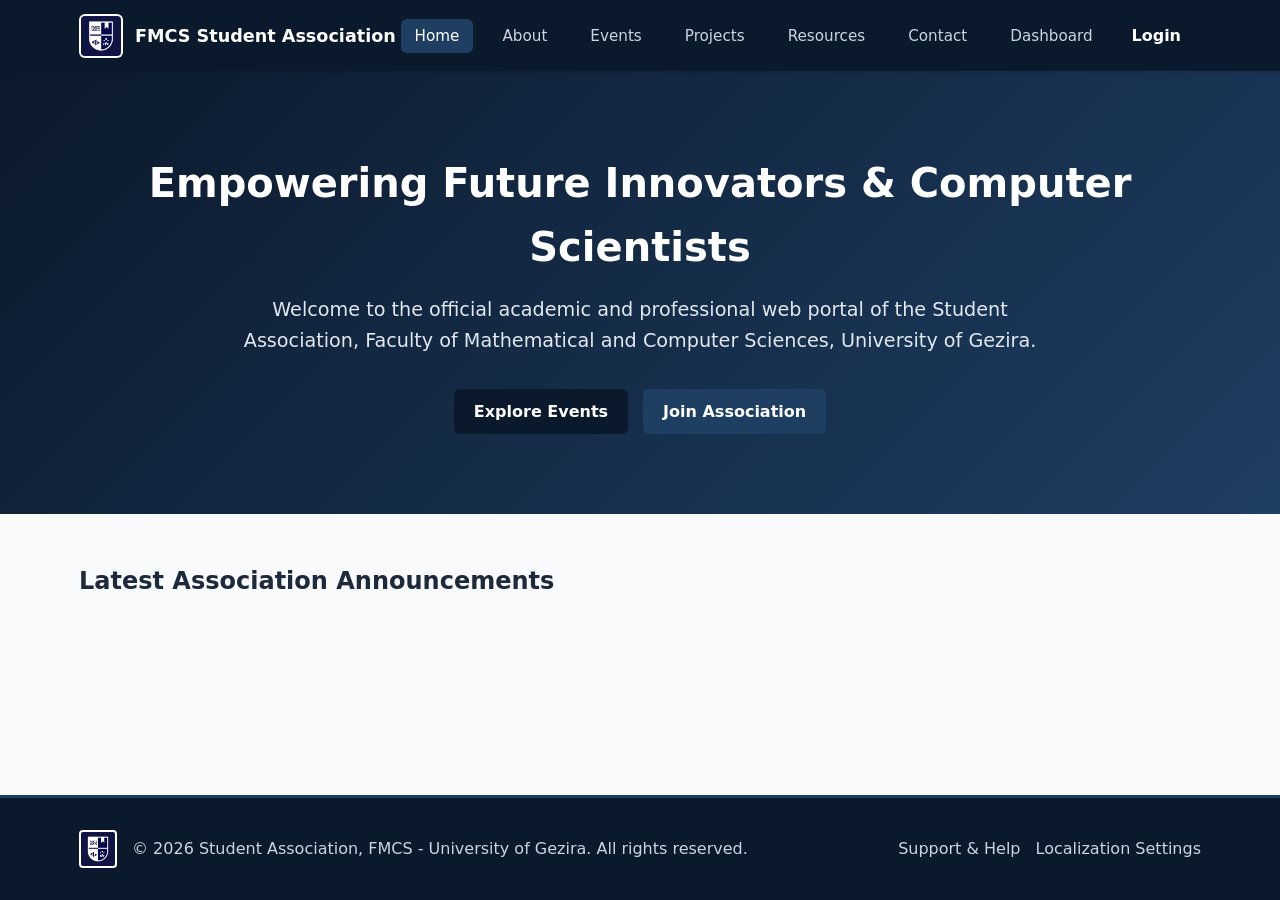
<file: index.html>
<!DOCTYPE html>
<html lang="en" dir="ltr" data-theme="light">

<head>
  <meta charset="UTF-8">
  <meta name="viewport" content="width=device-width, initial-scale=1.0">
  <title>FMCS Student Association - University of Gezira</title>
  <link rel="stylesheet" href="assets/css/style.css">
  <link rel="icon" type="image/png" href="assets/img/fmcs-logo.png">
</head>

<body>
  <header class="site-header">
    <div class="container header-container">
      <a href="index.html" class="logo-brand" aria-label="FMCS Home">
        <img src="assets/img/fmcs-logo.png" alt="FMCS Logo - University of Gezira" class="logo-img">
        <span class="brand-title">FMCS Student Association</span>
      </a>
      <nav class="main-nav" role="navigation" aria-label="Main Navigation">
        <ul>
          <li><a href="index.html" class="active">Home</a></li>
          <li><a href="about.html">About</a></li>
          <li><a href="events.html">Events</a></li>
          <li><a href="projects.html">Projects</a></li>
          <li><a href="resources.html">Resources</a></li>
          <li><a href="contact.html">Contact</a></li>
          <li><a href="dashboard.html">Dashboard</a></li>
        </ul>
      </nav>
      <div class="header-actions">
        <!-- <button id="langToggleBtn" class="btn-secondary" aria-label="Switch Language">العربية / EN</button> -->
        <a href="login.html" class="btn-primary">Login</a>
      </div>
    </div>
  </header>

  <main id="main-content">
    <section class="hero-section">
      <div class="container hero-content">
        <h1>Empowering Future Innovators & Computer Scientists</h1>
        <p>Welcome to the official academic and professional web portal of the Student Association, Faculty of
          Mathematical and Computer Sciences, University of Gezira.</p>
        <div class="hero-cta">
          <a href="events.html" class="btn-primary">Explore Events</a>
          <a href="register.html" class="btn-secondary">Join Association</a>
        </div>
      </div>
    </section>

    <section class="announcements-section container">
      <h2>Latest Association Announcements</h2>
      <div class="announcements-grid" id="announcementsGrid">

      </div>
    </section>
  </main>

  <footer class="site-footer">
    <div class="container footer-container">
      <div class="footer-info">
        <img src="assets/img/fmcs-logo.png" alt="FMCS Logo" class="footer-logo">
        <p>&copy; 2026 Student Association, FMCS - University of Gezira. All rights reserved.</p>
      </div>
      <ul class="footer-links" role="navigation" aria-label="Footer Navigation">
        <li><a href="contact.html">Support & Help</a></li>
        <li><a href="settings.html">Localization Settings</a></li>
      </ul>
    </div>
  </footer>

  <script src="assets/js/main.js"></script>
</body>

</html>
</file>
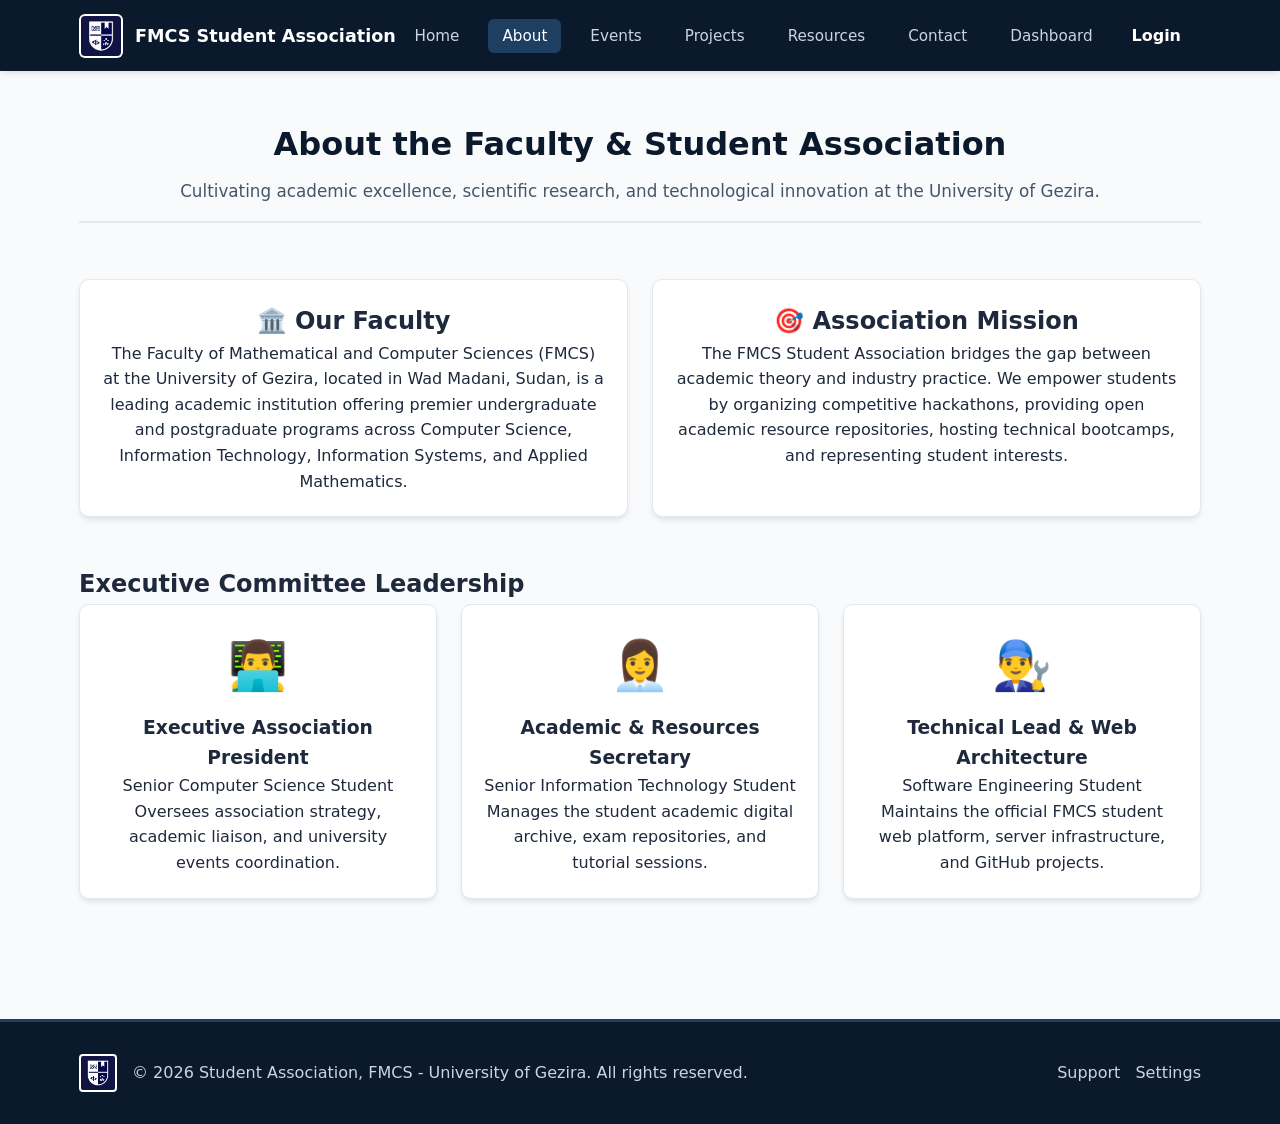
<file: about.html>
<!DOCTYPE html>
<html lang="en" dir="ltr" data-theme="light">

<head>
  <meta charset="UTF-8">
  <meta name="viewport" content="width=device-width, initial-scale=1.0">
  <title>About Us - FMCS Student Association</title>
  <link rel="stylesheet" href="assets/css/style.css">
  <link rel="icon" type="image/png" href="assets/img/fmcs-logo.png">
</head>

<body>
  <header class="site-header">
    <div class="container header-container">
      <a href="index.html" class="logo-brand" aria-label="FMCS Home">
        <img src="assets/img/fmcs-logo.png" alt="FMCS Logo" class="logo-img">
        <span class="brand-title">FMCS Student Association</span>
      </a>
      <nav class="main-nav" role="navigation" aria-label="Main Navigation">
        <ul>
          <li><a href="index.html">Home</a></li>
          <li><a href="about.html" class="active">About</a></li>
          <li><a href="events.html">Events</a></li>
          <li><a href="projects.html">Projects</a></li>
          <li><a href="resources.html">Resources</a></li>
          <li><a href="contact.html">Contact</a></li>
          <li><a href="dashboard.html">Dashboard</a></li>
        </ul>
      </nav>
      <div class="header-actions">
        <!-- <button id="langToggleBtn" class="btn-secondary" aria-label="Switch Language">العربية / EN</button> -->
        <a href="login.html" class="btn-primary">Login</a>
      </div>
    </div>
  </header>

  <main id="main-content" class="container py-5">
    <section class="page-header text-center">
      <h1>About the Faculty & Student Association</h1>
      <p>Cultivating academic excellence, scientific research, and technological innovation at the University of Gezira.
      </p>
    </section>

    <section class="about-grid py-4">
      <div class="about-card">
        <h2>🏛️ Our Faculty</h2>
        <p>The Faculty of Mathematical and Computer Sciences (FMCS) at the University of Gezira, located in Wad Madani,
          Sudan, is a leading academic institution offering premier undergraduate and postgraduate programs across
          Computer Science, Information Technology, Information Systems, and Applied Mathematics.</p>
      </div>
      <div class="about-card">
        <h2>🎯 Association Mission</h2>
        <p>The FMCS Student Association bridges the gap between academic theory and industry practice. We empower
          students by organizing competitive hackathons, providing open academic resource repositories, hosting
          technical bootcamps, and representing student interests.</p>
      </div>
    </section>

    <section class="exec-section py-4">
      <h2 class="section-title">Executive Committee Leadership</h2>
      <div class="team-grid">
        <div class="team-card">
          <div class="team-avatar">👨‍💻</div>
          <h3>Executive Association President</h3>
          <p class="role">Senior Computer Science Student</p>
          <p class="bio">Oversees association strategy, academic liaison, and university events coordination.</p>
        </div>
        <div class="team-card">
          <div class="team-avatar">👩‍💼</div>
          <h3>Academic & Resources Secretary</h3>
          <p class="role">Senior Information Technology Student</p>
          <p class="bio">Manages the student academic digital archive, exam repositories, and tutorial sessions.</p>
        </div>
        <div class="team-card">
          <div class="team-avatar">👨‍🔧</div>
          <h3>Technical Lead & Web Architecture</h3>
          <p class="role">Software Engineering Student</p>
          <p class="bio">Maintains the official FMCS student web platform, server infrastructure, and GitHub projects.
          </p>
        </div>
      </div>
    </section>
  </main>

  <footer class="site-footer">
    <div class="container footer-container">
      <div class="footer-info">
        <img src="assets/img/fmcs-logo.png" alt="FMCS Logo" class="footer-logo">
        <p>&copy; 2026 Student Association, FMCS - University of Gezira. All rights reserved.</p>
      </div>
      <ul class="footer-links" role="navigation">
        <li><a href="contact.html">Support</a></li>
        <li><a href="settings.html">Settings</a></li>
      </ul>
    </div>
  </footer>
  <script src="assets/js/main.js"></script>
</body>

</html>
</file>
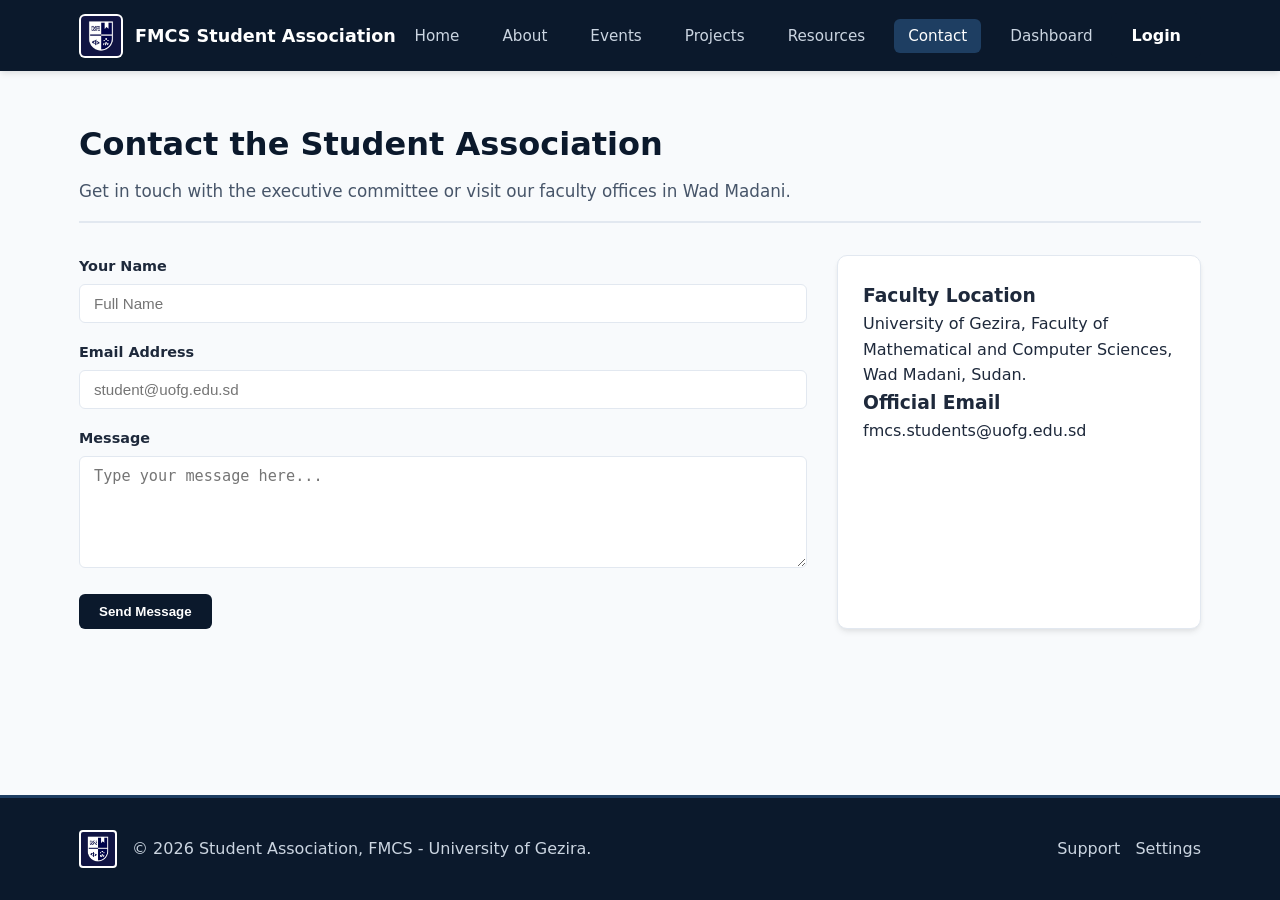
<file: contact.html>
<!DOCTYPE html>
<html lang="en" dir="ltr" data-theme="light">

<head>
  <meta charset="UTF-8">
  <meta name="viewport" content="width=device-width, initial-scale=1.0">
  <title>Contact Us - FMCS Student Association</title>
  <link rel="stylesheet" href="assets/css/style.css">
  <link rel="icon" type="image/png" href="assets/img/fmcs-logo.png">
</head>

<body>
  <header class="site-header">
    <div class="container header-container">
      <a href="index.html" class="logo-brand" aria-label="FMCS Home">
        <img src="assets/img/fmcs-logo.png" alt="FMCS Logo" class="logo-img">
        <span class="brand-title">FMCS Student Association</span>
      </a>
      <nav class="main-nav" role="navigation" aria-label="Main Navigation">
        <ul>
          <li><a href="index.html">Home</a></li>
          <li><a href="about.html">About</a></li>
          <li><a href="events.html">Events</a></li>
          <li><a href="projects.html">Projects</a></li>
          <li><a href="resources.html">Resources</a></li>
          <li><a href="contact.html" class="active">Contact</a></li>
          <li><a href="dashboard.html">Dashboard</a></li>
        </ul>
      </nav>
      <div class="header-actions">
        <!-- <button id="langToggleBtn" class="btn-secondary" aria-label="Switch Language">العربية / EN</button> -->
        <a href="login.html" class="btn-primary">Login</a>
      </div>
    </div>
  </header>

  <main id="main-content" class="container py-5">
    <section class="page-header">
      <h1>Contact the Student Association</h1>
      <p>Get in touch with the executive committee or visit our faculty offices in Wad Madani.</p>
    </section>
    <div class="contact-grid">
      <form id="contactForm" action="backend/contact.php" method="POST" class="contact-form">
        <div class="form-group">
          <label for="name">Your Name</label>
          <input type="text" id="name" name="name" required placeholder="Full Name">
        </div>
        <div class="form-group">
          <label for="email">Email Address</label>
          <input type="email" id="email" name="email" required placeholder="student@uofg.edu.sd">
        </div>
        <div class="form-group">
          <label for="message">Message</label>
          <textarea id="message" name="message" rows="5" required placeholder="Type your message here..."></textarea>
        </div>
        <button type="submit" class="btn-primary">Send Message</button>
      </form>
      <div class="contact-info-card">
        <h3>Faculty Location</h3>
        <p>University of Gezira, Faculty of Mathematical and Computer Sciences, Wad Madani, Sudan.</p>
        <h3>Official Email</h3>
        <p>fmcs.students@uofg.edu.sd</p>
      </div>
    </div>
  </main>

  <footer class="site-footer">
    <div class="container footer-container">
      <div class="footer-info">
        <img src="assets/img/fmcs-logo.png" alt="FMCS Logo" class="footer-logo">
        <p>&copy; 2026 Student Association, FMCS - University of Gezira.</p>
      </div>
      <ul class="footer-links" role="navigation">
        <li><a href="contact.html">Support</a></li>
        <li><a href="settings.html">Settings</a></li>
      </ul>
    </div>
  </footer>
  <script src="assets/js/main.js"></script>
</body>

</html>
</file>
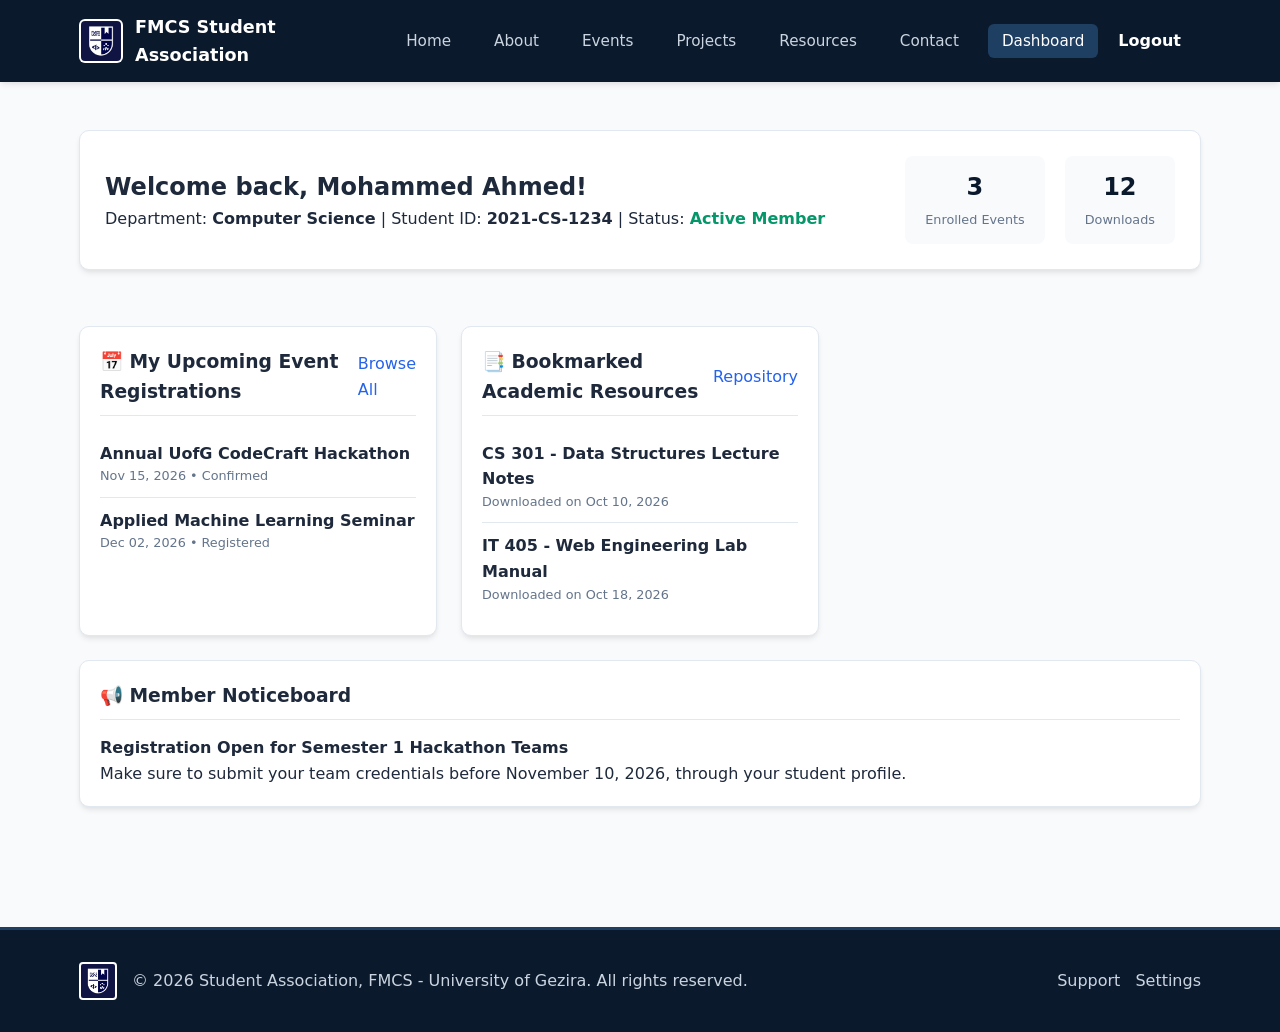
<file: dashboard.html>
<!DOCTYPE html>
<html lang="en" dir="ltr" data-theme="light">

<head>
  <meta charset="UTF-8">
  <meta name="viewport" content="width=device-width, initial-scale=1.0">
  <title>Student Dashboard - FMCS Student Association</title>
  <link rel="stylesheet" href="assets/css/style.css">
  <link rel="icon" type="image/png" href="assets/img/fmcs-logo.png">
</head>

<body>
  <header class="site-header">
    <div class="container header-container">
      <a href="index.html" class="logo-brand" aria-label="FMCS Home">
        <img src="assets/img/fmcs-logo.png" alt="FMCS Logo" class="logo-img">
        <span class="brand-title">FMCS Student Association</span>
      </a>
      <nav class="main-nav" role="navigation" aria-label="Main Navigation">
        <ul>
          <li><a href="index.html">Home</a></li>
          <li><a href="about.html">About</a></li>
          <li><a href="events.html">Events</a></li>
          <li><a href="projects.html">Projects</a></li>
          <li><a href="resources.html">Resources</a></li>
          <li><a href="contact.html">Contact</a></li>
          <li><a href="dashboard.html" class="active">Dashboard</a></li>
        </ul>
      </nav>
      <div class="header-actions">
        <!-- <button id="langToggleBtn" class="btn-secondary" aria-label="Switch Language">العربية / EN</button> -->
        <a href="login.html" class="btn-primary">Logout</a>
      </div>
    </div>
  </header>

  <main id="main-content" class="container py-5">
    <section class="dashboard-welcome">
      <div class="welcome-card">
        <div class="student-profile-info">
          <h2>Welcome back, Mohammed Ahmed!</h2>
          <p class="student-meta">Department: <strong>Computer Science</strong> | Student ID:
            <strong>2021-CS-1234</strong> | Status: <span class="status-active">Active Member</span>
          </p>
        </div>
        <div class="quick-stats">
          <div class="stat-box">
            <span class="stat-number">3</span>
            <span class="stat-label">Enrolled Events</span>
          </div>
          <div class="stat-box">
            <span class="stat-number">12</span>
            <span class="stat-label">Downloads</span>
          </div>
        </div>
      </div>
    </section>

    <div class="dashboard-grid py-4">

      <div class="dashboard-card">
        <div class="card-header">
          <h3>📅 My Upcoming Event Registrations</h3>
          <a href="events.html" class="link-sm">Browse All</a>
        </div>
        <ul class="dashboard-list">
          <li>
            <strong>Annual UofG CodeCraft Hackathon</strong>
            <span class="list-meta">Nov 15, 2026 • Confirmed</span>
          </li>
          <li>
            <strong>Applied Machine Learning Seminar</strong>
            <span class="list-meta">Dec 02, 2026 • Registered</span>
          </li>
        </ul>
      </div>

      <div class="dashboard-card">
        <div class="card-header">
          <h3>📑 Bookmarked Academic Resources</h3>
          <a href="resources.html" class="link-sm">Repository</a>
        </div>
        <ul class="dashboard-list">
          <li>
            <strong>CS 301 - Data Structures Lecture Notes</strong>
            <span class="list-meta">Downloaded on Oct 10, 2026</span>
          </li>
          <li>
            <strong>IT 405 - Web Engineering Lab Manual</strong>
            <span class="list-meta">Downloaded on Oct 18, 2026</span>
          </li>
        </ul>
      </div>

      <div class="dashboard-card full-width">
        <div class="card-header">
          <h3>📢 Member Noticeboard</h3>
        </div>
        <div class="notice-item">
          <h4>Registration Open for Semester 1 Hackathon Teams</h4>
          <p>Make sure to submit your team credentials before November 10, 2026, through your student profile.</p>
        </div>
      </div>
    </div>
  </main>

  <footer class="site-footer">
    <div class="container footer-container">
      <div class="footer-info">
        <img src="assets/img/fmcs-logo.png" alt="FMCS Logo" class="footer-logo">
        <p>&copy; 2026 Student Association, FMCS - University of Gezira. All rights reserved.</p>
      </div>
      <ul class="footer-links" role="navigation">
        <li><a href="contact.html">Support</a></li>
        <li><a href="settings.html">Settings</a></li>
      </ul>
    </div>
  </footer>
  <script src="assets/js/main.js"></script>
</body>

</html>
</file>
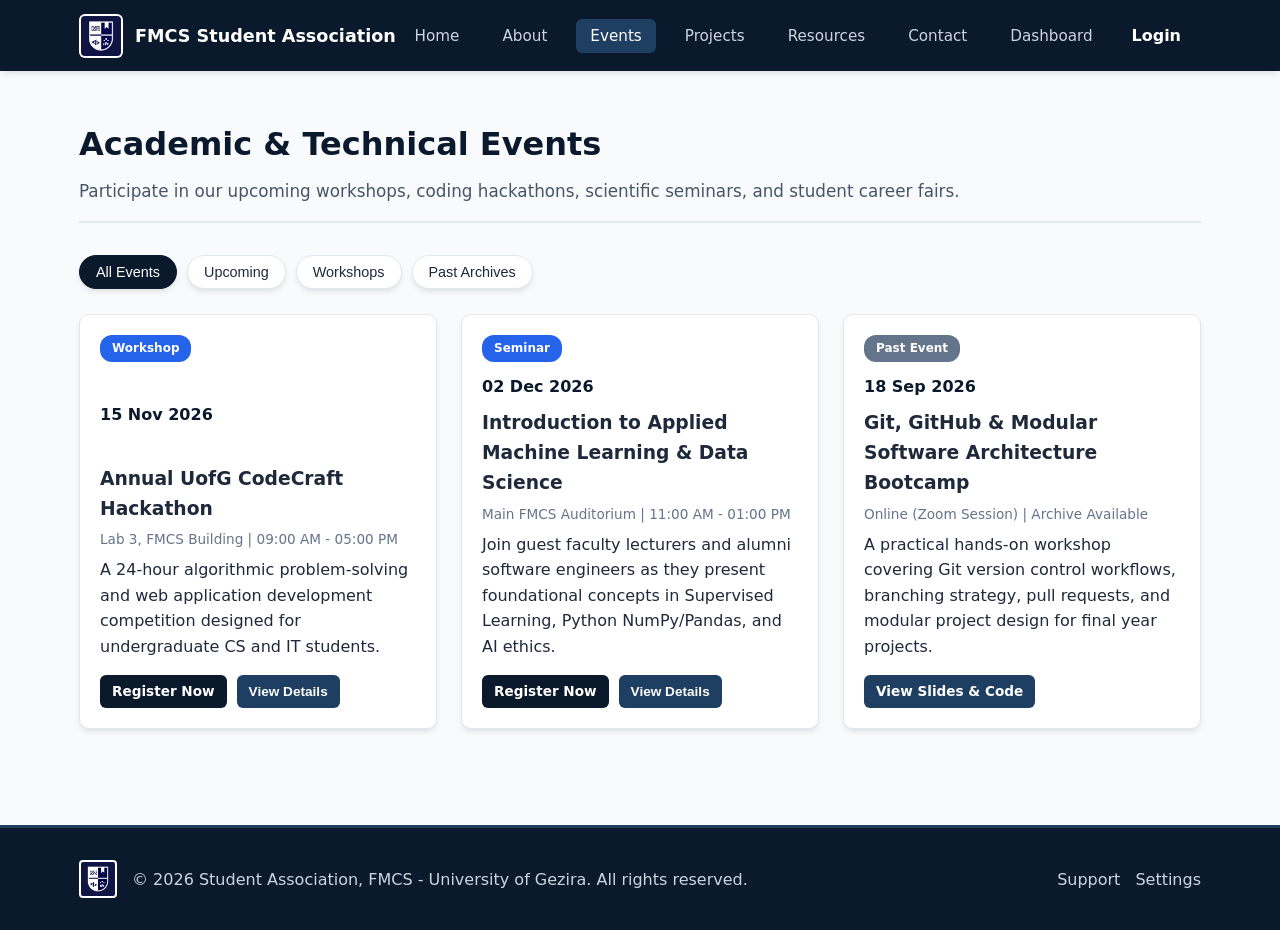
<file: events.html>
<!DOCTYPE html>
<html lang="en" dir="ltr" data-theme="light">

<head>
  <meta charset="UTF-8">
  <meta name="viewport" content="width=device-width, initial-scale=1.0">
  <title>Events - FMCS Student Association</title>
  <link rel="stylesheet" href="assets/css/style.css">
  <link rel="icon" type="image/png" href="assets/img/fmcs-logo.png">
</head>

<body>
  <header class="site-header">
    <div class="container header-container">
      <a href="index.html" class="logo-brand" aria-label="FMCS Home">
        <img src="assets/img/fmcs-logo.png" alt="FMCS Logo" class="logo-img">
        <span class="brand-title">FMCS Student Association</span>
      </a>
      <nav class="main-nav" role="navigation" aria-label="Main Navigation">
        <ul>
          <li><a href="index.html">Home</a></li>
          <li><a href="about.html">About</a></li>
          <li><a href="events.html" class="active">Events</a></li>
          <li><a href="projects.html">Projects</a></li>
          <li><a href="resources.html">Resources</a></li>
          <li><a href="contact.html">Contact</a></li>
          <li><a href="dashboard.html">Dashboard</a></li>
        </ul>
      </nav>
      <div class="header-actions">
        <!-- <button id="langToggleBtn" class="btn-secondary" aria-label="Switch Language">العربية / EN</button> -->
        <a href="login.html" class="btn-primary">Login</a>
      </div>
    </div>
  </header>

  <main id="main-content" class="container py-5">
    <section class="page-header">
      <h1>Academic & Technical Events</h1>
      <p>Participate in our upcoming workshops, coding hackathons, scientific seminars, and student career fairs.</p>
    </section>

    <div class="filter-bar" role="tablist" aria-label="Event Categories">
      <button class="filter-btn active" data-filter="all" role="tab" aria-selected="true">All Events</button>
      <button class="filter-btn" data-filter="upcoming" role="tab" aria-selected="false">Upcoming</button>
      <button class="filter-btn" data-filter="workshop" role="tab" aria-selected="false">Workshops</button>
      <button class="filter-btn" data-filter="past" role="tab" aria-selected="false">Past Archives</button>
    </div>

    <div class="events-grid" id="eventsContainer">

      <article class="event-card upcoming workshop">
        <div class="event-badge">Workshop</div>
        <div class="event-date">
          <span class="day">15</span>
          <span class="month">Nov</span>
          <span class="year">2026</span>
        </div>
        <div class="event-body">
          <h3>Annual UofG CodeCraft Hackathon</h3>
          <p class="event-meta"> Lab 3, FMCS Building | 09:00 AM - 05:00 PM</p>
          <p class="event-desc">A 24-hour algorithmic problem-solving and web application development competition
            designed for undergraduate CS and IT students.</p>
          <div class="event-actions">
            <a href="contact.html" class="btn-primary btn-sm">Register Now</a>
            <button class="btn-secondary btn-sm">View Details</button>
          </div>
        </div>
      </article>

      <article class="event-card upcoming">
        <div class="event-badge">Seminar</div>
        <div class="event-date">
          <span class="day">02</span>
          <span class="month">Dec</span>
          <span class="year">2026</span>
        </div>
        <div class="event-body">
          <h3>Introduction to Applied Machine Learning & Data Science</h3>
          <p class="event-meta"> Main FMCS Auditorium | 11:00 AM - 01:00 PM</p>
          <p class="event-desc">Join guest faculty lecturers and alumni software engineers as they present foundational
            concepts in Supervised Learning, Python NumPy/Pandas, and AI ethics.</p>
          <div class="event-actions">
            <a href="contact.html" class="btn-primary btn-sm">Register Now</a>
            <button class="btn-secondary btn-sm">View Details</button>
          </div>
        </div>
      </article>

      <article class="event-card past">
        <div class="event-badge archive">Past Event</div>
        <div class="event-date">
          <span class="day">18</span>
          <span class="month">Sep</span>
          <span class="year">2026</span>
        </div>
        <div class="event-body">
          <h3>Git, GitHub & Modular Software Architecture Bootcamp</h3>
          <p class="event-meta"> Online (Zoom Session) | Archive Available</p>
          <p class="event-desc">A practical hands-on workshop covering Git version control workflows, branching
            strategy, pull requests, and modular project design for final year projects.</p>
          <div class="event-actions">
            <a href="resources.html" class="btn-secondary btn-sm">View Slides & Code</a>
          </div>
        </div>
      </article>
    </div>
  </main>

  <footer class="site-footer">
    <div class="container footer-container">
      <div class="footer-info">
        <img src="assets/img/fmcs-logo.png" alt="FMCS Logo" class="footer-logo">
        <p>&copy; 2026 Student Association, FMCS - University of Gezira. All rights reserved.</p>
      </div>
      <ul class="footer-links" role="navigation">
        <li><a href="contact.html">Support</a></li>
        <li><a href="settings.html">Settings</a></li>
      </ul>
    </div>
  </footer>
  <script src="assets/js/main.js"></script>
</body>

</html>
</file>
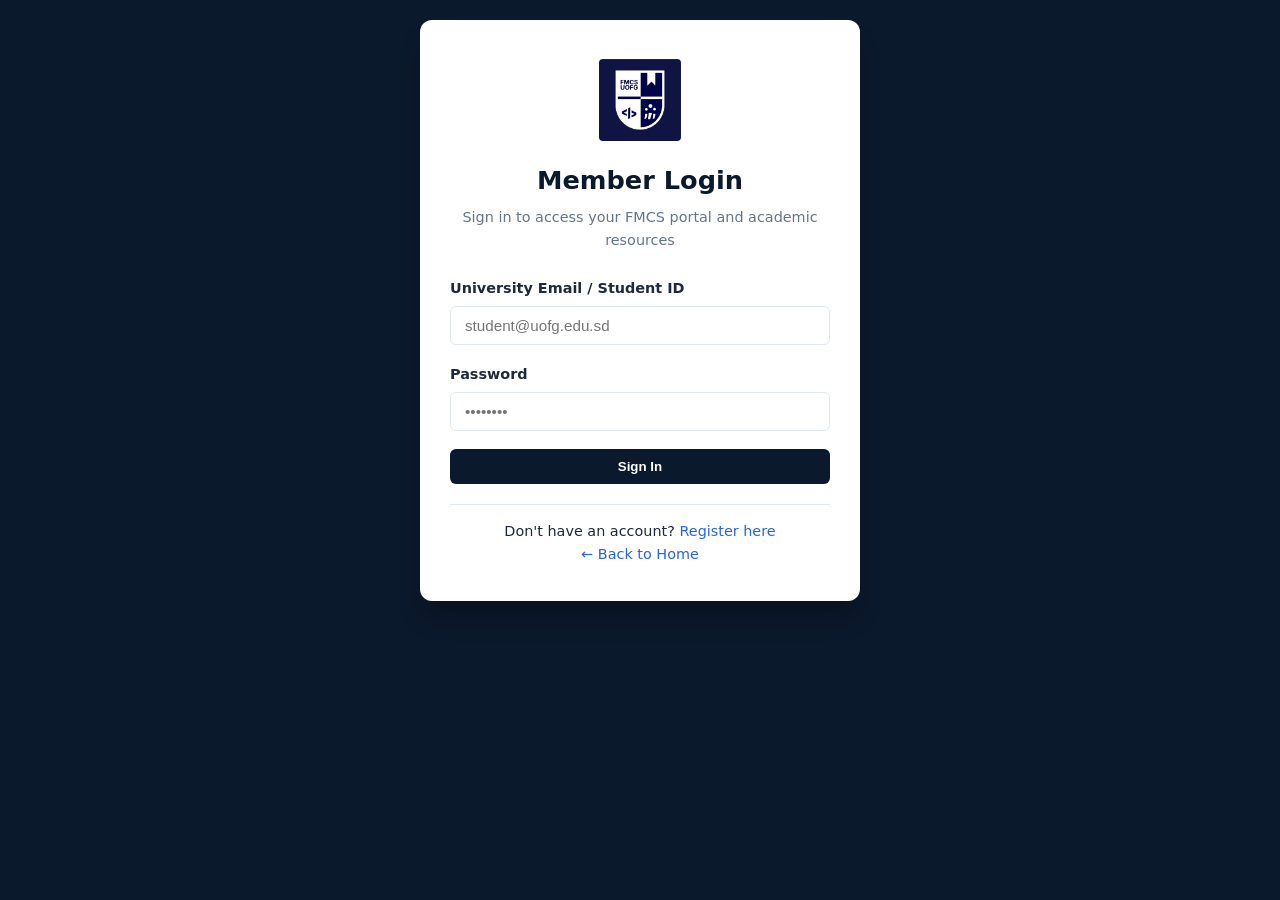
<file: login.html>
<!DOCTYPE html>
<html lang="en" dir="ltr" data-theme="light">

<head>
  <meta charset="UTF-8">
  <meta name="viewport" content="width=device-width, initial-scale=1.0">
  <title>Login - FMCS Student Association</title>
  <link rel="stylesheet" href="assets/css/style.css">
  <link rel="icon" type="image/png" href="assets/img/fmcs-logo.png">
</head>

<body class="auth-body">
  <main class="auth-container" role="main">
    <div class="auth-card">
      <div class="auth-header">
        <a href="index.html" aria-label="Return to Home">
          <img src="assets/img/fmcs-logo.png" alt="FMCS Logo" class="auth-logo">
        </a>
        <h1>Member Login</h1>
        <p>Sign in to access your FMCS portal and academic resources</p>
      </div>
      <form id="loginForm" action="backend/login.php" method="POST" novalidate>
        <div class="form-group">
          <label for="email">University Email / Student ID</label>
          <input type="email" id="email" name="email" required aria-required="true" placeholder="student@uofg.edu.sd">
          <span class="error-message" id="emailError" role="alert"></span>
        </div>
        <div class="form-group">
          <label for="password">Password</label>
          <input type="password" id="password" name="password" required aria-required="true" placeholder="••••••••">
          <span class="error-message" id="passwordError" role="alert"></span>
        </div>
        <button type="submit" class="btn-primary w-100">Sign In</button>
      </form>
      <div class="auth-footer">
        <p>Don't have an account? <a href="register.html">Register here</a></p>
        <p><a href="index.html">← Back to Home</a></p>
      </div>
    </div>
  </main>

  <script src="assets/js/main.js"></script>
</body>

</html>
</file>
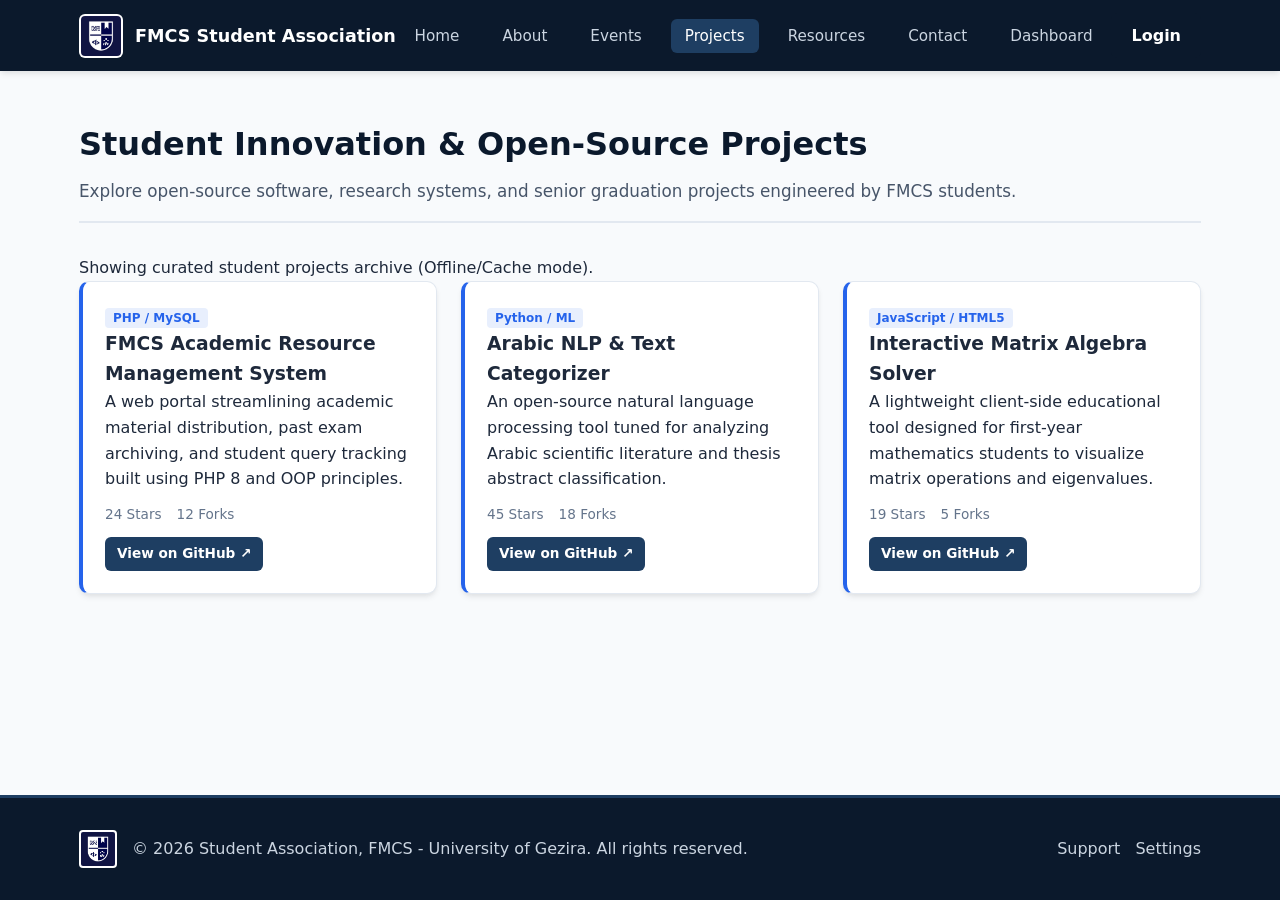
<file: projects.html>
<!DOCTYPE html>
<html lang="en" dir="ltr" data-theme="light">

<head>
  <meta charset="UTF-8">
  <meta name="viewport" content="width=device-width, initial-scale=1.0">
  <title>Student Projects - FMCS Student Association</title>
  <link rel="stylesheet" href="assets/css/style.css">
  <link rel="icon" type="image/png" href="assets/img/fmcs-logo.png">
</head>

<body>
  <header class="site-header">
    <div class="container header-container">
      <a href="index.html" class="logo-brand" aria-label="FMCS Home">
        <img src="assets/img/fmcs-logo.png" alt="FMCS Logo" class="logo-img">
        <span class="brand-title">FMCS Student Association</span>
      </a>
      <nav class="main-nav" role="navigation" aria-label="Main Navigation">
        <ul>
          <li><a href="index.html">Home</a></li>
          <li><a href="about.html">About</a></li>
          <li><a href="events.html">Events</a></li>
          <li><a href="projects.html" class="active">Projects</a></li>
          <li><a href="resources.html">Resources</a></li>
          <li><a href="contact.html">Contact</a></li>
          <li><a href="dashboard.html">Dashboard</a></li>
        </ul>
      </nav>
      <div class="header-actions">
        <!-- <button id="langToggleBtn" class="btn-secondary" aria-label="Switch Language">العربية / EN</button> -->
        <a href="login.html" class="btn-primary">Login</a>
      </div>
    </div>
  </header>

  <main id="main-content" class="container py-5">
    <section class="page-header">
      <h1>Student Innovation & Open-Source Projects</h1>
      <p>Explore open-source software, research systems, and senior graduation projects engineered by FMCS students.</p>
    </section>

    <div id="githubApiStatus" class="info-banner" role="status">
      <span> Dynamic repositories loaded directly from Student Association GitHub Organization.</span>
    </div>

    <div class="projects-grid" id="githubProjectsGrid">

      <article class="project-card">
        <div class="project-header">
          <span class="project-tag">PHP / MySQL</span>
          <h3>FMCS Academic Resource Management System</h3>
        </div>
        <p class="project-desc">A web portal streamlining academic material distribution, past exam archiving, and
          student query tracking built using PHP 8 and OOP principles.</p>
        <div class="project-meta">
          <span> 24 Stars</span>
          <span> 12 Forks</span>
        </div>
        <a href="https://github.com/FMCS-UofG/academic-portal" target="_blank" rel="noopener"
          class="btn-secondary btn-sm">
          View on GitHub ↗
        </a>
      </article>

      <article class="project-card">
        <div class="project-header">
          <span class="project-tag">Python / ML</span>
          <h3>Arabic NLP & Text Categorizer</h3>
        </div>
        <p class="project-desc">An open-source natural language processing tool tuned for analyzing Arabic scientific
          literature and thesis abstract classification.</p>
        <div class="project-meta">
          <span> 45 Stars</span>
          <span> 18 Forks</span>
        </div>
        <a href="https://github.com/FMCS-UofG/arabic-nlp-suite" target="_blank" rel="noopener"
          class="btn-secondary btn-sm">
          View on GitHub ↗
        </a>
      </article>

      <article class="project-card">
        <div class="project-header">
          <span class="project-tag">JavaScript / HTML5</span>
          <h3>Interactive Matrix Algebra Solver</h3>
        </div>
        <p class="project-desc">A lightweight client-side educational tool designed for first-year mathematics students
          to visualize matrix operations and eigenvalues.</p>
        <div class="project-meta">
          <span> 19 Stars</span>
          <span> 5 Forks</span>
        </div>
        <a href="https://github.com/FMCS-UofG/matrix-solver" target="_blank" rel="noopener"
          class="btn-secondary btn-sm">
          View on GitHub ↗
        </a>
      </article>
    </div>
  </main>

  <footer class="site-footer">
    <div class="container footer-container">
      <div class="footer-info">
        <img src="assets/img/fmcs-logo.png" alt="FMCS Logo" class="footer-logo">
        <p>&copy; 2026 Student Association, FMCS - University of Gezira. All rights reserved.</p>
      </div>
      <ul class="footer-links" role="navigation">
        <li><a href="contact.html">Support</a></li>
        <li><a href="settings.html">Settings</a></li>
      </ul>
    </div>
  </footer>
  <script src="assets/js/main.js"></script>
</body>

</html>
</file>
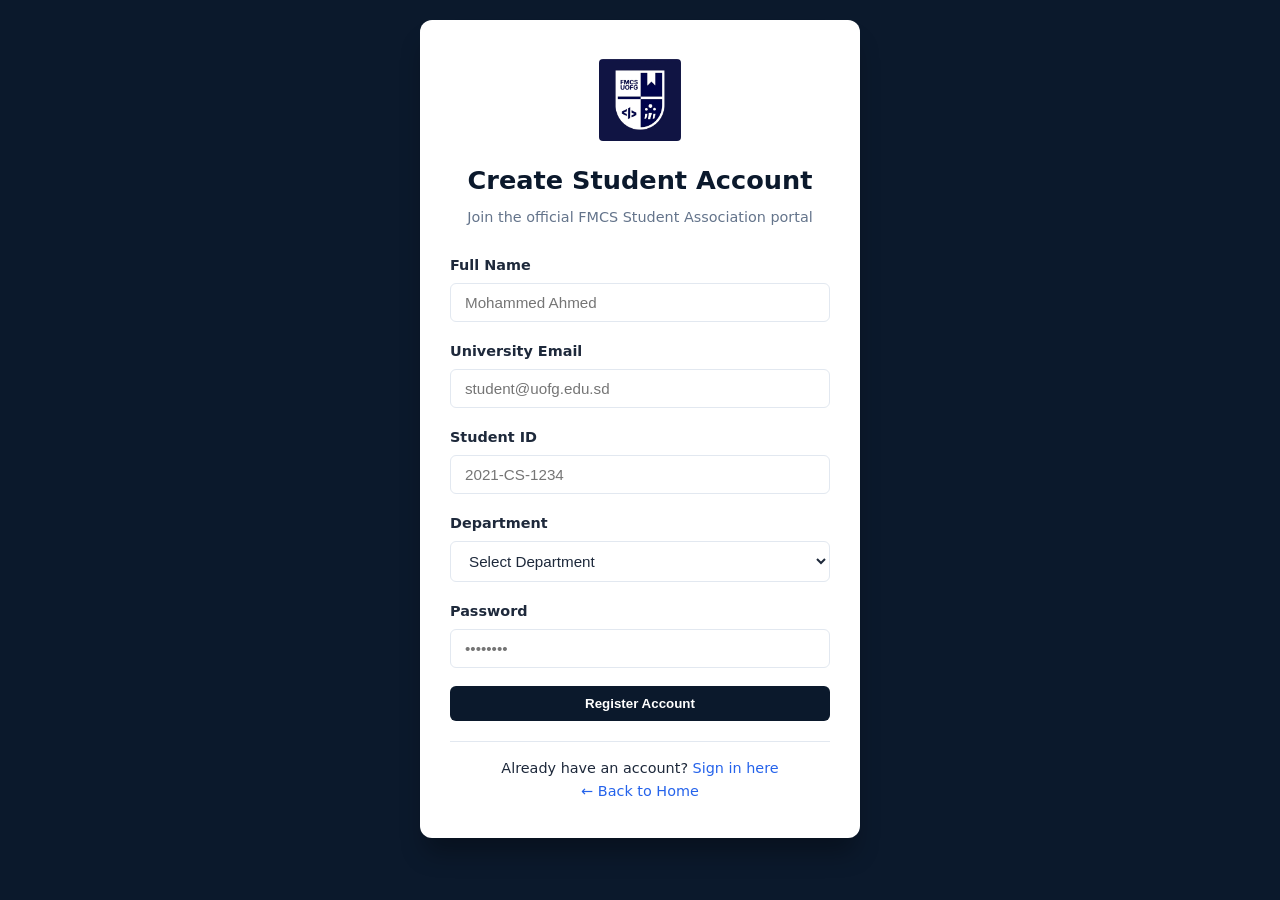
<file: register.html>
<!DOCTYPE html>
<html lang="en" dir="ltr" data-theme="light">

<head>
  <meta charset="UTF-8">
  <meta name="viewport" content="width=device-width, initial-scale=1.0">
  <title>Register - FMCS Student Association</title>
  <link rel="stylesheet" href="assets/css/style.css">
  <link rel="icon" type="image/png" href="assets/img/fmcs-logo.png">
</head>

<body class="auth-body">
  <main class="auth-container" role="main">
    <div class="auth-card">
      <div class="auth-header">
        <a href="index.html" aria-label="Return to Home">
          <img src="assets/img/fmcs-logo.png" alt="FMCS Logo" class="auth-logo">
        </a>
        <h1>Create Student Account</h1>
        <p>Join the official FMCS Student Association portal</p>
      </div>
      <form id="registerForm" action="backend/register.php" method="POST" novalidate>
        <div class="form-group">
          <label for="fullname">Full Name</label>
          <input type="text" id="fullname" name="fullname" required aria-required="true" placeholder="Mohammed Ahmed">
        </div>
        <div class="form-group">
          <label for="email">University Email</label>
          <input type="email" id="email" name="email" required aria-required="true" placeholder="student@uofg.edu.sd">
        </div>
        <div class="form-group">
          <label for="student_id">Student ID</label>
          <input type="text" id="student_id" name="student_id" required aria-required="true" placeholder="2021-CS-1234">
        </div>
        <div class="form-group">
          <label for="department">Department</label>
          <select id="department" name="department" required aria-required="true">
            <option value="">Select Department</option>
            <option value="cs">Computer Science</option>
            <option value="math">Mathematics & Computer Science</option>
            <option value="is">Statistics & Computer Science</option>
            <option value="it">Information Technology</option>
          </select>
        </div>
        <div class="form-group">
          <label for="password">Password</label>
          <input type="password" id="password" name="password" required aria-required="true" placeholder="••••••••">
        </div>
        <button type="submit" class="btn-primary w-100">Register Account</button>
      </form>
      <div class="auth-footer">
        <p>Already have an account? <a href="login.html">Sign in here</a></p>
        <p><a href="index.html">← Back to Home</a></p>
      </div>
    </div>
  </main>
  <script src="assets/js/main.js"></script>
</body>

</html>
</file>
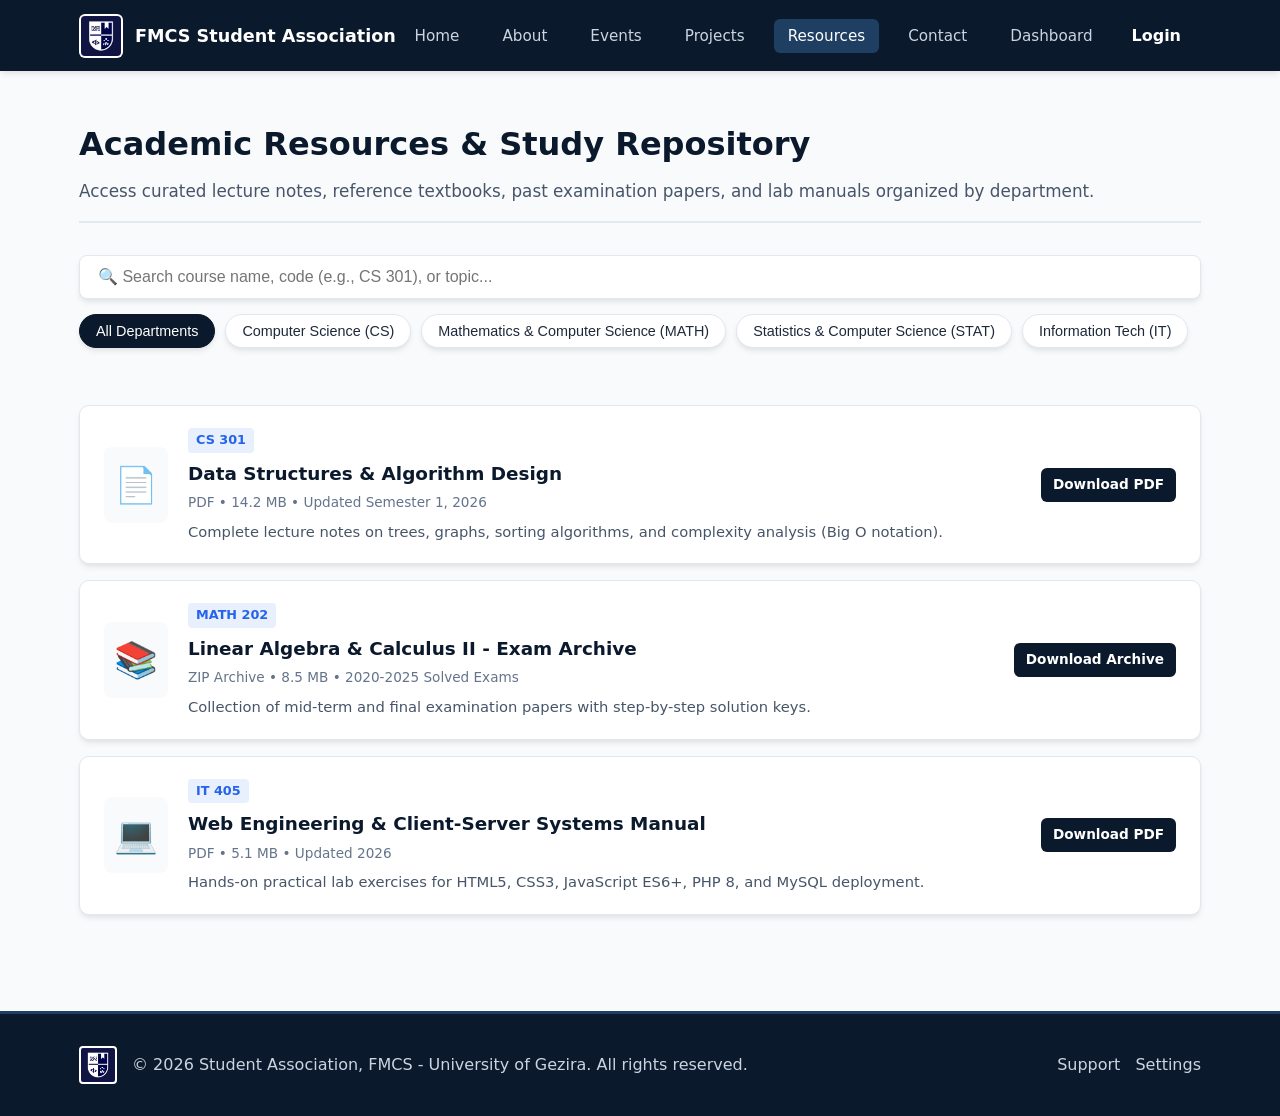
<file: resources.html>
<!DOCTYPE html>
<html lang="en" dir="ltr" data-theme="light">

<head>
  <meta charset="UTF-8">
  <meta name="viewport" content="width=device-width, initial-scale=1.0">
  <title>Academic Resources - FMCS Student Association</title>
  <link rel="stylesheet" href="assets/css/style.css">
  <link rel="icon" type="image/png" href="assets/img/fmcs-logo.png">
</head>

<body>
  <header class="site-header">
    <div class="container header-container">
      <a href="index.html" class="logo-brand" aria-label="FMCS Home">
        <img src="assets/img/fmcs-logo.png" alt="FMCS Logo" class="logo-img">
        <span class="brand-title">FMCS Student Association</span>
      </a>
      <nav class="main-nav" role="navigation" aria-label="Main Navigation">
        <ul>
          <li><a href="index.html">Home</a></li>
          <li><a href="about.html">About</a></li>
          <li><a href="events.html">Events</a></li>
          <li><a href="projects.html">Projects</a></li>
          <li><a href="resources.html" class="active">Resources</a></li>
          <li><a href="contact.html">Contact</a></li>
          <li><a href="dashboard.html">Dashboard</a></li>
        </ul>
      </nav>
      <div class="header-actions">
        <!-- <button id="langToggleBtn" class="btn-secondary" aria-label="Switch Language">العربية / EN</button> -->
        <a href="login.html" class="btn-primary">Login</a>
      </div>
    </div>
  </header>

  <main id="main-content" class="container py-5">
    <section class="page-header">
      <h1>Academic Resources & Study Repository</h1>
      <p>Access curated lecture notes, reference textbooks, past examination papers, and lab manuals organized by
        department.</p>
    </section>

    <div class="resource-control-section">
      <div class="search-box-wrapper">
        <input type="text" id="resourceSearch" class="form-control search-input"
          placeholder="🔍 Search course name, code (e.g., CS 301), or topic..." aria-label="Search Resources">
      </div>

      <div class="filter-bar" role="tablist" aria-label="Department Filter">
        <button class="filter-btn active" data-dept="all" role="tab" aria-selected="true">All Departments</button>
        <button class="filter-btn" data-dept="cs" role="tab" aria-selected="false">Computer Science (CS)</button>
        <button class="filter-btn" data-dept="math" role="tab" aria-selected="false">Mathematics & Computer Science
          (MATH)</button>
        <button class="filter-btn" data-dept="is" role="tab" aria-selected="false">Statistics & Computer Science (STAT)
        </button>
        <button class="filter-btn" data-dept="it" role="tab" aria-selected="false">Information Tech (IT)</button>
      </div>
    </div>

    <div class="resources-grid" id="resourcesContainer">

      <article class="resource-card" data-dept="cs">
        <div class="resource-icon">📄</div>
        <div class="resource-details">
          <span class="course-code">CS 301</span>
          <h3>Data Structures & Algorithm Design</h3>
          <p class="resource-meta">PDF • 14.2 MB • Updated Semester 1, 2026</p>
          <p class="resource-desc">Complete lecture notes on trees, graphs, sorting algorithms, and complexity analysis
            (Big O notation).</p>
        </div>
        <div class="resource-action">
          <a href="uploads/resources/cs301-lecture-notes.pdf" download class="btn-primary btn-sm">Download PDF</a>
        </div>
      </article>

      <article class="resource-card" data-dept="math">
        <div class="resource-icon">📚</div>
        <div class="resource-details">
          <span class="course-code">MATH 202</span>
          <h3>Linear Algebra & Calculus II - Exam Archive</h3>
          <p class="resource-meta">ZIP Archive • 8.5 MB • 2020-2025 Solved Exams</p>
          <p class="resource-desc">Collection of mid-term and final examination papers with step-by-step solution keys.
          </p>
        </div>
        <div class="resource-action">
          <a href="uploads/resources/math202-past-papers.zip" download class="btn-primary btn-sm">Download Archive</a>
        </div>
      </article>

      <article class="resource-card" data-dept="it">
        <div class="resource-icon">💻</div>
        <div class="resource-details">
          <span class="course-code">IT 405</span>
          <h3>Web Engineering & Client-Server Systems Manual</h3>
          <p class="resource-meta">PDF • 5.1 MB • Updated 2026</p>
          <p class="resource-desc">Hands-on practical lab exercises for HTML5, CSS3, JavaScript ES6+, PHP 8, and MySQL
            deployment.</p>
        </div>
        <div class="resource-action">
          <a href="uploads/resources/it405-web-engineering-lab.pdf" download class="btn-primary btn-sm">Download PDF</a>
        </div>
      </article>
    </div>
  </main>

  <footer class="site-footer">
    <div class="container footer-container">
      <div class="footer-info">
        <img src="assets/img/fmcs-logo.png" alt="FMCS Logo" class="footer-logo">
        <p>&copy; 2026 Student Association, FMCS - University of Gezira. All rights reserved.</p>
      </div>
      <ul class="footer-links" role="navigation">
        <li><a href="contact.html">Support</a></li>
        <li><a href="settings.html">Settings</a></li>
      </ul>
    </div>
  </footer>
  <script src="assets/js/main.js"></script>
</body>

</html>
</file>
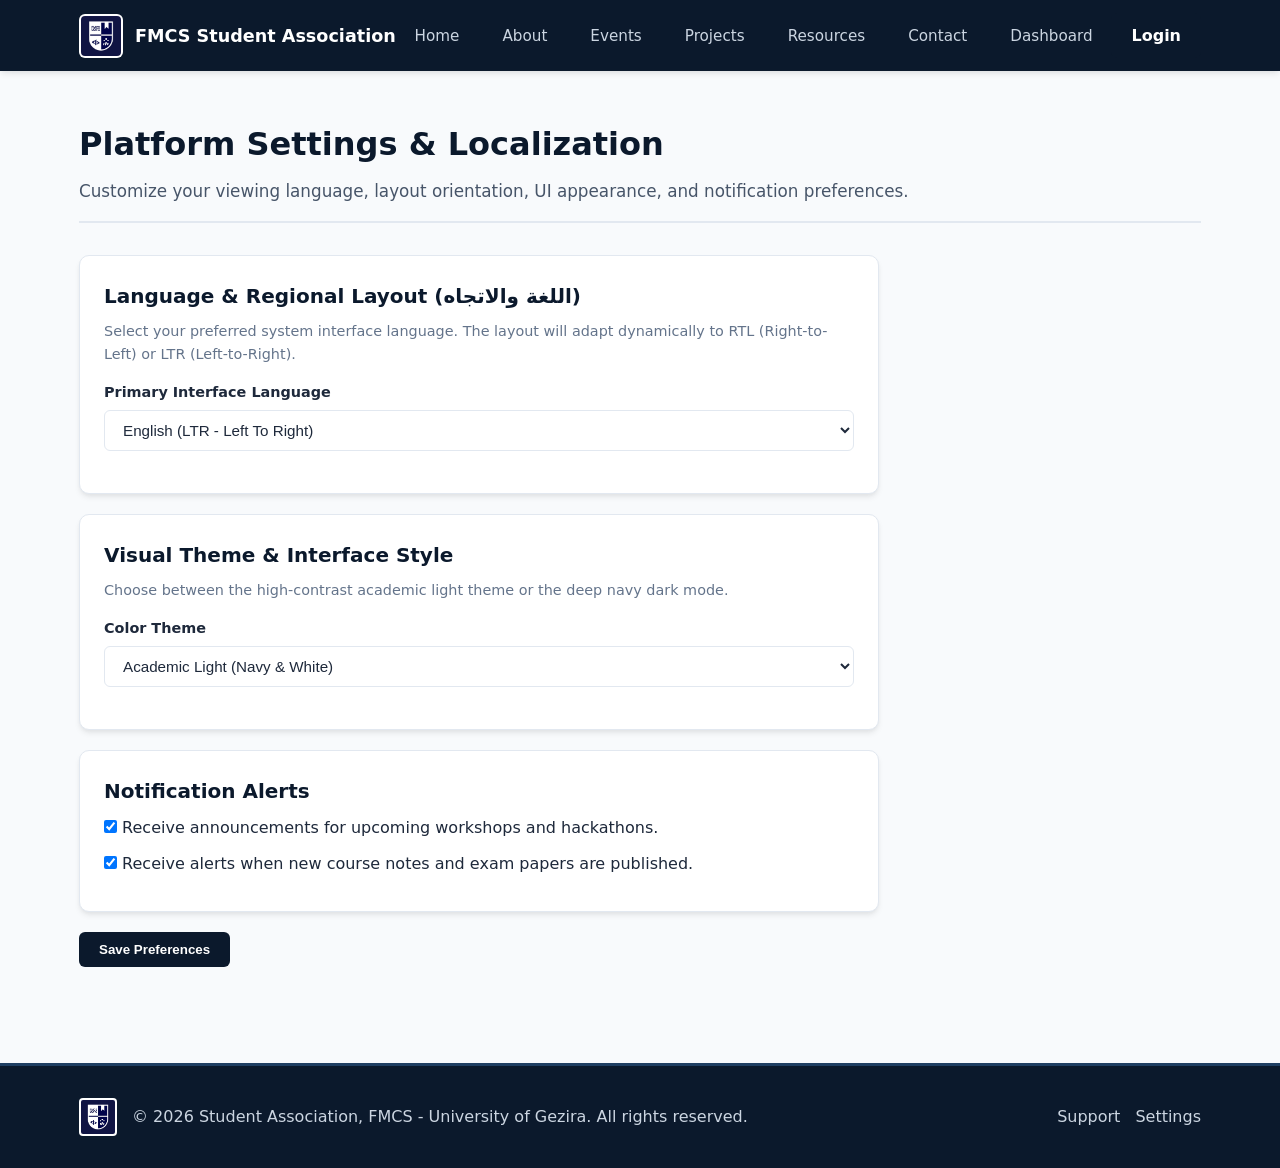
<file: settings.html>
<!DOCTYPE html>
<html lang="en" dir="ltr" data-theme="light">

<head>
  <meta charset="UTF-8">
  <meta name="viewport" content="width=device-width, initial-scale=1.0">
  <title>Settings & Preferences - FMCS Student Association</title>
  <link rel="stylesheet" href="assets/css/style.css">
  <link rel="icon" type="image/png" href="assets/img/fmcs-logo.png">
</head>

<body>
  <header class="site-header">
    <div class="container header-container">
      <a href="index.html" class="logo-brand" aria-label="FMCS Home">
        <img src="assets/img/fmcs-logo.png" alt="FMCS Logo" class="logo-img">
        <span class="brand-title" data-i18n="brandTitle">FMCS Student Association</span>
      </a>
      <nav class="main-nav" role="navigation" aria-label="Main Navigation">
        <ul>
          <li><a href="index.html" data-i18n="navHome">Home</a></li>
          <li><a href="about.html" data-i18n="navAbout">About</a></li>
          <li><a href="events.html" data-i18n="navEvents">Events</a></li>
          <li><a href="projects.html" data-i18n="navProjects">Projects</a></li>
          <li><a href="resources.html" data-i18n="navResources">Resources</a></li>
          <li><a href="contact.html" data-i18n="navContact">Contact</a></li>
          <li><a href="dashboard.html" data-i18n="navDashboard">Dashboard</a></li>
        </ul>
      </nav>
      <div class="header-actions">
        <!-- <button id="langToggleBtn" class="btn-secondary" aria-label="Switch Language" data-i18n="langToggle">العربية /
          EN</button> -->
        <a href="login.html" class="btn-primary" data-i18n="loginBtn">Login</a>
      </div>
    </div>
  </header>

  <main id="main-content" class="container py-5">
    <section class="page-header">
      <h1>Platform Settings & Localization</h1>
      <p>Customize your viewing language, layout orientation, UI appearance, and notification preferences.</p>
    </section>

    <div class="settings-wrapper">

      <section class="settings-card">
        <h2> Language & Regional Layout (اللغة والاتجاه)</h2>
        <p class="settings-desc">Select your preferred system interface language. The layout will adapt dynamically to
          RTL (Right-to-Left) or LTR (Left-to-Right).</p>
        <div class="form-group">
          <label for="languageSelect">Primary Interface Language</label>
          <select id="languageSelect" class="form-control">
            <option value="en">English (LTR - Left To Right)</option>
            <option value="ar">العربية (RTL - Right To Left)</option>
          </select>
        </div>
      </section>

      <section class="settings-card">
        <h2> Visual Theme & Interface Style</h2>
        <p class="settings-desc">Choose between the high-contrast academic light theme or the deep navy dark mode.</p>
        <div class="form-group">
          <label for="themeSelect">Color Theme</label>
          <select id="themeSelect" class="form-control">
            <option value="light">Academic Light (Navy & White)</option>
            <option value="dark">Deep Navy Dark Mode</option>
          </select>
        </div>
      </section>

      <section class="settings-card">
        <h2> Notification Alerts</h2>
        <div class="checkbox-group">
          <label>
            <input type="checkbox" id="notifyEvents" checked> Receive announcements for upcoming workshops and
            hackathons.
          </label>
        </div>
        <div class="checkbox-group">
          <label>
            <input type="checkbox" id="notifyResources" checked> Receive alerts when new course notes and exam papers
            are published.
          </label>
        </div>
      </section>

      <div class="settings-actions">
        <button id="saveSettingsBtn" class="btn-primary">Save Preferences</button>
        <span id="saveStatusMsg" class="status-msg" role="status"></span>
      </div>
    </div>
  </main>

  <footer class="site-footer">
    <div class="container footer-container">
      <div class="footer-info">
        <img src="assets/img/fmcs-logo.png" alt="FMCS Logo" class="footer-logo">
        <p>&copy; 2026 Student Association, FMCS - University of Gezira. All rights reserved.</p>
      </div>
      <ul class="footer-links" role="navigation">
        <li><a href="contact.html">Support</a></li>
        <li><a href="settings.html">Settings</a></li>
      </ul>
    </div>
  </footer>
  <script src="assets/js/main.js"></script>
</body>

</html>
</file>
<file: assets/css/style.css>
:root {
  --primary-color: #0B192C;
  /* Deep Navy Blue from Emblem */
  --primary-hover: #06101E;
  --secondary-color: #1E3E62;
  /* Medium Navy */
  --secondary-hover: #162E4A;
  --accent-color: #2563EB;
  /* Vibrant Academic Blue */
  --accent-green: #059669;
  /* Success / Active Badge */
  --danger-color: #DC2626;
  /* Error / Alert */
  --light-bg: #F8FAFC;
  /* Page Light Background */
  --dark-bg: #0F172A;
  /* Dark Mode Background */
  --card-bg: #FFFFFF;
  /* Pure White Card Fill */
  --text-primary: #1E293B;
  /* Primary Text Color */
  --text-secondary: #475569;
  /* Secondary Text Color */
  --text-muted: #64748B;
  /* Muted Text */
  --border-color: #E2E8F0;
  /* Border Lines */
  --font-family: 'Segoe UI', system-ui, -apple-system, BlinkMacSystemFont, sans-serif;
  --transition-speed: 0.25s ease-in-out;
  --box-shadow: 0 4px 6px -1px rgba(0, 0, 0, 0.08), 0 2px 4px -1px rgba(0, 0, 0, 0.04);
  --box-shadow-hover: 0 10px 15px -3px rgba(0, 0, 0, 0.12), 0 4px 6px -2px rgba(0, 0, 0, 0.05);
}

/* Dark Theme Variables Override */
[data-theme="dark"] {
  --primary-color: #1E293B;
  --primary-hover: #0F172A;
  --secondary-color: #334155;
  --light-bg: #0B1120;
  --card-bg: #1E293B;
  --text-primary: #F8FAFC;
  --text-secondary: #CBD5E1;
  --text-muted: #94A3B8;
  --border-color: #334155;
}

/* Base Resets & Global Typography */
* {
  margin: 0;
  padding: 0;
  box-sizing: border-box;
}

body {
  font-family: var(--font-family);
  background-color: var(--light-bg);
  color: var(--text-primary);
  line-height: 1.6;
  display: flex;
  flex-direction: column;
  min-height: 100vh;
}

main {
  flex: 1;
}

a {
  color: var(--accent-color);
  text-decoration: none;
  transition: color var(--transition-speed);
}

a:hover {
  color: var(--primary-color);
}

.container {
  width: 90%;
  max-width: 1200px;
  margin: 0 auto;
  padding: 0 15px;
}

/* Utility Helpers */
.py-4 {
  padding-top: 1.5rem;
  padding-bottom: 1.5rem;
}

.py-5 {
  padding-top: 3rem;
  padding-bottom: 3rem;
}

.text-center {
  text-align: center;
}

.w-100 {
  width: 100%;
}

.status-active {
  color: var(--accent-green);
  font-weight: bold;
}

/* Header & Navigation Bar */
.site-header {
  background-color: var(--primary-color);
  color: #FFFFFF;
  padding: 0.8rem 0;
  position: sticky;
  top: 0;
  z-index: 1000;
  box-shadow: var(--box-shadow);
}

.header-container {
  display: flex;
  align-items: center;
  justify-content: space-between;
}

.logo-brand {
  display: flex;
  align-items: center;
  gap: 12px;
  color: #FFFFFF;
}

.logo-img {
  height: 44px;
  width: auto;
  background-color: #FFFFFF;
  border-radius: 6px;
  padding: 2px;
  object-fit: contain;
}

.brand-title {
  font-weight: 700;
  font-size: 1.1rem;
  color: #FFFFFF;
}

.main-nav ul {
  display: flex;
  list-style: none;
  gap: 15px;
}

.main-nav a {
  color: #CBD5E1;
  font-weight: 500;
  font-size: 0.95rem;
  padding: 8px 14px;
  border-radius: 6px;
  transition: all var(--transition-speed);
}

.main-nav a:hover,
.main-nav a.active {
  background-color: var(--secondary-color);
  color: #FFFFFF;
}

.header-actions {
  display: flex;
  gap: 10px;
  align-items: center;
}

.btn-primary {
  background-color: var(--primary-color);
  color: #FFFFFF !important;
  padding: 10px 20px;
  border: none;
  border-radius: 6px;
  cursor: pointer;
  font-weight: 600;
  display: inline-block;
  text-align: center;
  transition: background-color var(--transition-speed);
}

.btn-primary:hover {
  background-color: var(--primary-hover);
}

.btn-secondary {
  background-color: var(--secondary-color);
  color: #FFFFFF !important;
  padding: 10px 20px;
  border: none;
  border-radius: 6px;
  cursor: pointer;
  font-weight: 600;
  display: inline-block;
  text-align: center;
  transition: background-color var(--transition-speed);
}

.btn-secondary:hover {
  background-color: var(--secondary-hover);
}

.btn-outline {
  background-color: transparent;
  color: var(--primary-color) !important;
  border: 2px solid var(--primary-color);
  padding: 8px 18px;
  border-radius: 6px;
  cursor: pointer;
  font-weight: 600;
  display: inline-block;
  text-align: center;
  transition: all var(--transition-speed);
}

.btn-outline:hover {
  background-color: var(--primary-color);
  color: #FFFFFF !important;
}

.btn-sm {
  padding: 6px 12px;
  font-size: 0.85rem;
}

.auth-body {
  background-color: var(--primary-color);
  display: flex;
  align-items: center;
  justify-content: center;
  min-height: 100vh;
  padding: 20px;
}

.auth-container {
  width: 100%;
  max-width: 440px;
}

.auth-card {
  background-color: var(--card-bg);
  padding: 35px 30px;
  border-radius: 12px;
  box-shadow: 0 20px 25px -5px rgba(0, 0, 0, 0.3);
}

.auth-header {
  text-align: center;
  margin-bottom: 25px;
}

.auth-logo {
  max-width: 90px;
  height: auto;
  max-height: 90px;
  margin: 0 auto 15px auto;
  display: block;
  object-fit: contain;
  background-color: #FFFFFF;
  padding: 4px;
  border-radius: 8px;
}

.auth-header h1 {
  font-size: 1.6rem;
  color: var(--primary-color);
  margin-bottom: 5px;
}

.auth-header p {
  font-size: 0.9rem;
  color: var(--text-muted);
}

/* Form Styling & Controls */
.form-group {
  margin-bottom: 18px;
}

.form-group label {
  display: block;
  margin-bottom: 6px;
  font-weight: 600;
  font-size: 0.9rem;
  color: var(--text-primary);
}

.form-group input,
.form-group select,
.form-group textarea,
.form-control {
  width: 100%;
  padding: 10px 14px;
  border: 1px solid var(--border-color);
  border-radius: 6px;
  background-color: #FFFFFF;
  color: var(--text-primary);
  font-size: 0.95rem;
  transition: border-color var(--transition-speed);
}

.form-group input:focus,
.form-group select:focus,
.form-group textarea:focus {
  outline: none;
  border-color: var(--accent-color);
  box-shadow: 0 0 0 3px rgba(37, 99, 235, 0.15);
}

.error-message {
  color: var(--danger-color);
  font-size: 0.8rem;
  margin-top: 4px;
  display: block;
}

.auth-footer {
  text-align: center;
  margin-top: 20px;
  padding-top: 15px;
  border-top: 1px solid var(--border-color);
  font-size: 0.9rem;
}

/* Page Headers & Section Layouts */
.page-header {
  margin-bottom: 2rem;
  border-bottom: 2px solid var(--border-color);
  padding-bottom: 1rem;
}

.page-header h1 {
  font-size: 2rem;
  color: var(--primary-color);
  margin-bottom: 8px;
}

.page-header p {
  color: var(--text-secondary);
  font-size: 1.05rem;
}

/* Hero Section (Home) */
.hero-section {
  background: linear-gradient(135deg, var(--primary-color) 0%, var(--secondary-color) 100%);
  color: #FFFFFF;
  padding: 5rem 0;
  text-align: center;
  margin-bottom: 3rem;
}

.hero-content h1 {
  font-size: 2.5rem;
  margin-bottom: 1rem;
}

.hero-content p {
  font-size: 1.2rem;
  max-width: 800px;
  margin: 0 auto 2rem auto;
  color: #E2E8F0;
}

.hero-cta {
  display: flex;
  justify-content: center;
  gap: 15px;
}

/*Specific Component Designs (Events, Projects, Resources, Settings, Dashboard) */

/* Events Page Styling */
.filter-bar {
  display: flex;
  gap: 10px;
  margin-bottom: 25px;
  flex-wrap: wrap;
}

.filter-btn {
  padding: 8px 16px;
  border: 1px solid var(--border-color);
  background-color: var(--card-bg);
  border-radius: 20px;
  cursor: pointer;
  font-weight: 500;
  transition: all var(--transition-speed);
}

.filter-btn.active, .filter-btn:hover {
  background-color: var(--primary-color);
  color: #FFFFFF;
  border-color: var(--primary-color);
}

.events-grid, .projects-grid, .dashboard-grid {
  display: grid;
  grid-template-columns: repeat(auto-fit, minmax(320px, 1fr));
  gap: 24px;
}

.event-card {
  background-color: var(--card-bg);
  border-radius: 10px;
  border: 1px solid var(--border-color);
  padding: 20px;
  box-shadow: var(--box-shadow);
  display: flex;
  flex-direction: column;
  justify-content: space-between;
}

.event-badge {
  align-self: flex-start;
  padding: 4px 12px;
  background-color: var(--accent-color);
  color: #FFFFFF;
  font-size: 0.75rem;
  font-weight: 700;
  border-radius: 12px;
  margin-bottom: 12px;
}

.event-badge.archive {
  background-color: var(--text-muted);
}

.event-date {
  font-weight: bold;
  color: var(--primary-color);
  margin-bottom: 8px;
}

.event-meta {
  font-size: 0.85rem;
  color: var(--text-muted);
  margin: 6px 0;
}

.event-actions {
  display: flex;
  gap: 10px;
  margin-top: 15px;
}

/* Student Projects Styling */
.project-card {
  background-color: var(--card-bg);
  border-radius: 10px;
  border-left: 4px solid var(--accent-color);
  border-top: 1px solid var(--border-color);
  border-right: 1px solid var(--border-color);
  border-bottom: 1px solid var(--border-color);
  padding: 22px;
  box-shadow: var(--box-shadow);
}

.project-tag {
  font-size: 0.75rem;
  font-weight: bold;
  color: var(--accent-color);
  background-color: rgba(37, 99, 235, 0.1);
  padding: 3px 8px;
  border-radius: 4px;
}

.project-meta {
  display: flex;
  gap: 15px;
  font-size: 0.85rem;
  color: var(--text-muted);
  margin: 12px 0;
}

/* Resources Repository Layout */
.resource-toolbar {
  display: flex;
  gap: 15px;
  margin-bottom: 25px;
}

.resource-toolbar .search-box {
  flex: 2;
}

.resource-toolbar .category-select {
  flex: 1;
}

.resources-grid {
  display: flex;
  flex-direction: column;
  gap: 16px;
}

.resource-card {
  background-color: var(--card-bg);
  border: 1px solid var(--border-color);
  border-radius: 8px;
  padding: 18px 22px;
  display: flex;
  align-items: center;
  gap: 20px;
  box-shadow: var(--box-shadow);
}

.resource-icon {
  font-size: 2.2rem;
}

.resource-details {
  flex: 1;
}

.course-code {
  font-size: 0.8rem;
  font-weight: 700;
  color: var(--accent-color);
}

.resource-control-section {
  margin-bottom: 2rem;
  display: flex;
  flex-direction: column;
  gap: 15px;
}

.search-box-wrapper {
  width: 100%;
}

.search-input {
  width: 100%;
  padding: 12px 18px;
  font-size: 1rem;
  border: 1px solid var(--border-color);
  border-radius: 8px;
  background-color: var(--card-bg);
  color: var(--text-primary);
  transition: all var(--transition-speed);
  box-shadow: var(--box-shadow);
}

.search-input:focus {
  outline: none;
  border-color: var(--accent-color);
  box-shadow: 0 0 0 3px rgba(37, 99, 235, 0.15);
}

/* Filter Bar & Department Pills */
.filter-bar {
  display: flex;
  gap: 10px;
  flex-wrap: wrap;
  align-items: center;
}

.filter-btn {
  padding: 8px 16px;
  border: 1px solid var(--border-color);
  background-color: var(--card-bg);
  color: var(--text-primary);
  border-radius: 20px;
  cursor: pointer;
  font-weight: 500;
  font-size: 0.9rem;
  transition: all var(--transition-speed);
  box-shadow: var(--box-shadow);
}

.filter-btn:hover,
.filter-btn.active {
  background-color: var(--primary-color);
  color: #FFFFFF;
  border-color: var(--primary-color);
}

.resources-grid {
  display: flex;
  flex-direction: column;
  gap: 16px;
}

.resource-card {
  background-color: var(--card-bg);
  border: 1px solid var(--border-color);
  border-radius: 10px;
  padding: 20px 24px;
  display: flex;
  align-items: center;
  gap: 20px;
  box-shadow: var(--box-shadow);
  transition: transform var(--transition-speed), border-color var(--transition-speed);
}

.resource-card:hover {
  transform: translateY(-2px);
  border-color: var(--accent-color);
}

.resource-icon {
  font-size: 2.2rem;
  background-color: var(--light-bg);
  padding: 10px;
  border-radius: 8px;
  text-align: center;
  min-width: 60px;
}

.resource-details {
  flex: 1;
}

.course-code {
  display: inline-block;
  font-size: 0.8rem;
  font-weight: 700;
  color: var(--accent-color);
  background-color: rgba(37, 99, 235, 0.1);
  padding: 2px 8px;
  border-radius: 4px;
  margin-bottom: 6px;
  text-transform: uppercase;
}

.resource-details h3 {
  font-size: 1.15rem;
  color: var(--primary-color);
  margin-bottom: 4px;
}

.resource-meta {
  font-size: 0.85rem;
  color: var(--text-muted);
  margin-bottom: 6px;
}

.resource-desc {
  font-size: 0.92rem;
  color: var(--text-secondary);
}

.resource-action {
  display: flex;
  align-items: center;
}

/* Responsive adjustments for mobile screens */
@media (max-width: 768px) {
  .resource-card {
    flex-direction: column;
    text-align: center;
    align-items: center;
  }

  .filter-bar {
    justify-content: center;
  }
}

/* Settings Page */
.settings-wrapper {
  max-width: 800px;
}

.settings-card {
  background-color: var(--card-bg);
  border: 1px solid var(--border-color);
  border-radius: 10px;
  padding: 24px;
  margin-bottom: 20px;
  box-shadow: var(--box-shadow);
}

.settings-card h2 {
  font-size: 1.25rem;
  color: var(--primary-color);
  margin-bottom: 8px;
}

.settings-desc {
  font-size: 0.9rem;
  color: var(--text-muted);
  margin-bottom: 15px;
}

.checkbox-group {
  margin-bottom: 10px;
}

/* Dashboard Styling */
.dashboard-welcome {
  margin-bottom: 2rem;
}

.welcome-card {
  background-color: var(--card-bg);
  border: 1px solid var(--border-color);
  border-radius: 10px;
  padding: 25px;
  display: flex;
  justify-content: space-between;
  align-items: center;
  box-shadow: var(--box-shadow);
}

.quick-stats {
  display: flex;
  gap: 20px;
}

.stat-box {
  text-align: center;
  background-color: var(--light-bg);
  padding: 12px 20px;
  border-radius: 8px;
}

.stat-number {
  display: block;
  font-size: 1.5rem;
  font-weight: bold;
  color: var(--primary-color);
}

.stat-label {
  font-size: 0.8rem;
  color: var(--text-muted);
}

.dashboard-card {
  background-color: var(--card-bg);
  border: 1px solid var(--border-color);
  border-radius: 10px;
  padding: 20px;
  box-shadow: var(--box-shadow);
}

.dashboard-card.full-width {
  grid-column: 1 / -1;
}

.card-header {
  display: flex;
  justify-content: space-between;
  align-items: center;
  margin-bottom: 15px;
  padding-bottom: 8px;
  border-bottom: 1px solid var(--border-color);
}

.dashboard-list {
  list-style: none;
}

.dashboard-list li {
  padding: 10px 0;
  border-bottom: 1px solid var(--border-color);
  display: flex;
  flex-direction: column;
}

.dashboard-list li:last-child {
  border-bottom: none;
}

.list-meta {
  font-size: 0.8rem;
  color: var(--text-muted);
}

/* Contact Page Layout */
.contact-grid {
  display: grid;
  grid-template-columns: 2fr 1fr;
  gap: 30px;
}

.contact-info-card {
  background-color: var(--card-bg);
  border: 1px solid var(--border-color);
  border-radius: 10px;
  padding: 25px;
  box-shadow: var(--box-shadow);
}

/* About Page Grid */
.about-grid, .team-grid {
  display: grid;
  grid-template-columns: repeat(auto-fit, minmax(280px, 1fr));
  gap: 24px;
}

.about-card, .team-card {
  background-color: var(--card-bg);
  border: 1px solid var(--border-color);
  border-radius: 10px;
  padding: 22px;
  text-align: center;
  box-shadow: var(--box-shadow);
}

.team-avatar {
  font-size: 3rem;
  margin-bottom: 10px;
}

/*RTL (Arabic) Support */
[dir="rtl"] {
  direction: rtl;
  text-align: right;
}

[dir="rtl"] .project-card {
  border-left: 1px solid var(--border-color);
  border-right: 4px solid var(--accent-color);
}

[dir="rtl"] .resource-card {
  flex-direction: row;
}

[dir="rtl"] .main-nav ul {
  padding-right: 0;
}

/* Site Footer */
.site-footer {
  background-color: var(--primary-color);
  color: #CBD5E1;
  padding: 2rem 0;
  margin-top: 3rem;
  border-top: 3px solid var(--secondary-color);
}

.footer-container {
  display: flex;
  justify-content: space-between;
  align-items: center;
  flex-wrap: wrap;
  gap: 15px;
}

.footer-info {
  display: flex;
  align-items: center;
  gap: 15px;
}

.footer-logo {
  height: 38px;
  background-color: #FFFFFF;
  border-radius: 4px;
  padding: 2px;
}

.footer-links {
  display: flex;
  list-style: none;
  gap: 15px;
}

.footer-links a {
  color: #CBD5E1;
}

/* Responsive Breakpoints */
@media (max-width: 868px) {
  .header-container {
    flex-direction: column;
    gap: 12px;
  }

  .main-nav ul {
    flex-wrap: wrap;
    justify-content: center;
    gap: 8px;
  }

  .contact-grid, .resource-toolbar {
    grid-template-columns: 1fr;
    flex-direction: column;
  }

  .resource-card {
    flex-direction: column;
    text-align: center;
  }

  .welcome-card {
    flex-direction: column;
    gap: 15px;
    text-align: center;
  }

  .footer-container {
    flex-direction: column;
    text-align: center;
  }
}
</file>
